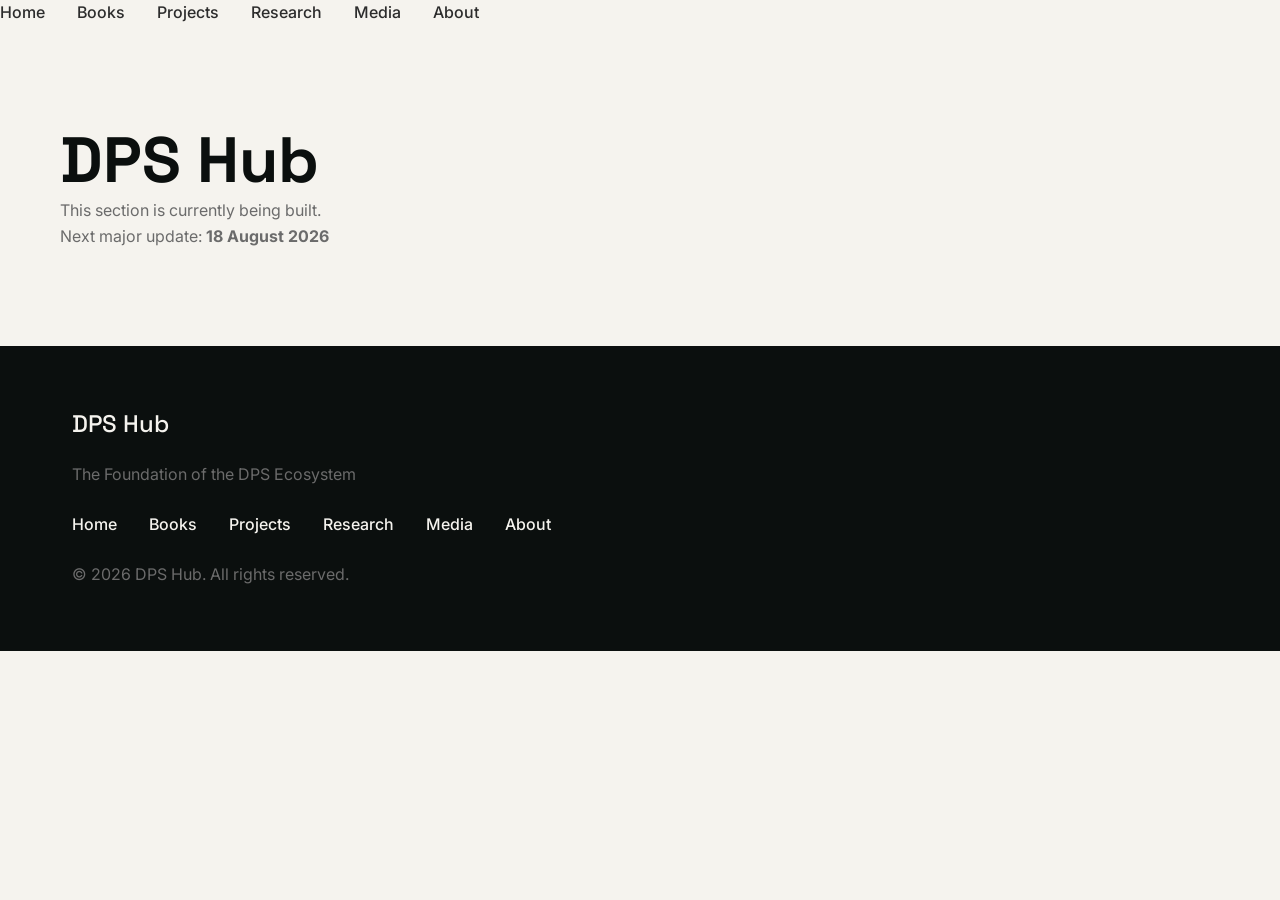
<file: index.html>
<!doctype html>
<html lang="en">

<head>

    <meta charset="UTF-8">

    <meta
        name="viewport"
        content="width=device-width, initial-scale=1.0"
    >

    <title>DPS Hub</title>

    <link
        rel="icon"
        href="./assets/images/logo/favicon.ico"
    >

    <link
        rel="preconnect"
        href="https://fonts.googleapis.com"
    >

    <link
        rel="preconnect"
        href="https://fonts.gstatic.com"
        crossorigin
    >

    <link
        href="https://fonts.googleapis.com/css2?family=Inter:wght@400;500;600;700&family=Space+Grotesk:wght@500;600;700&display=swap"
        rel="stylesheet"
    >

    <link rel="stylesheet" href="./css/variables.css">
    <link rel="stylesheet" href="./css/reset.css">
    <link rel="stylesheet" href="./css/components.css">
    <link rel="stylesheet" href="./css/style.css">
    <link rel="stylesheet" href="./css/responsive.css">

</head>


<body>


    <!-- Header -->

    <header>

        <nav>

            <ul>

                <li>
                    <a href="./index.html">
                        Home
                    </a>
                </li>

                <li>
                    <a href="./pages/books.html">
                        Books
                    </a>
                </li>

                <li>
                    <a href="./pages/projects.html">
                        Projects
                    </a>
                </li>

                <li>
                    <a href="./pages/research.html">
                        Research
                    </a>
                </li>

                <li>
                    <a href="./pages/media.html">
                        Media
                    </a>
                </li>

                <li>
                    <a href="./pages/about.html">
                        About
                    </a>
                </li>

            </ul>

        </nav>

    </header>


    <!-- Main Content -->

    <main>

        <section>

            <div class="section-container">

                <h1>
                    DPS Hub
                </h1>

                <p>
                    This section is currently being built.
                </p>

                <p>
                    Next major update:
                    <strong>18 August 2026</strong>
                </p>

            </div>

        </section>

    </main>


    <!-- Footer -->

    <footer>

        <div class="footer-container">

            <h3>
                DPS Hub
            </h3>

            <p>
                The Foundation of the DPS Ecosystem
            </p>

            <nav>

                <a href="./index.html">Home</a>
                <a href="./pages/books.html">Books</a>
                <a href="./pages/projects.html">Projects</a>
                <a href="./pages/research.html">Research</a>
                <a href="./pages/media.html">Media</a>
                <a href="./pages/about.html">About</a>

            </nav>

            <p>
                © 2026 DPS Hub. All rights reserved.
            </p>

        </div>

    </footer>


</body>

</html>
</file>
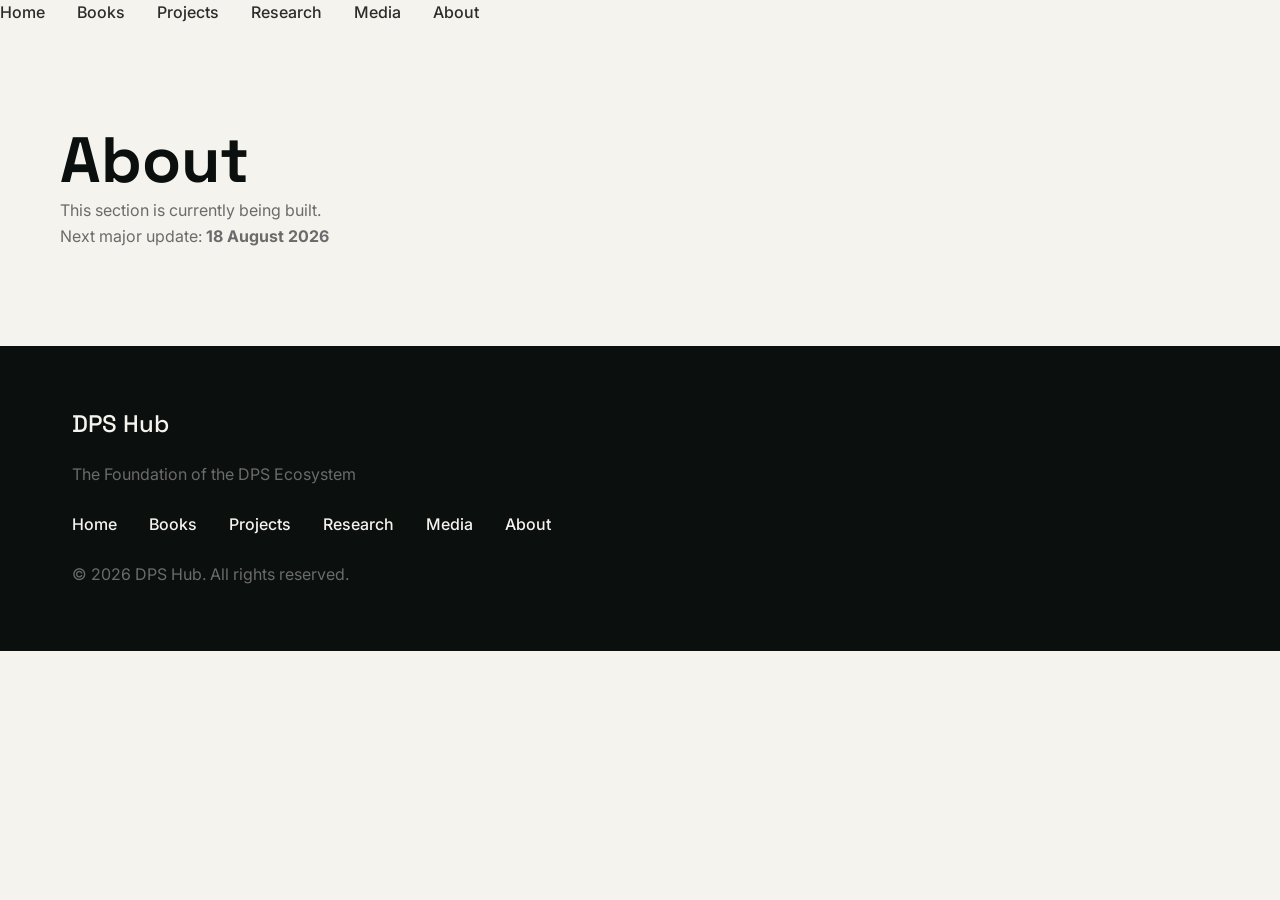
<file: pages/about.html>
<!doctype html>
<html lang="en">

<head>

    <meta charset="UTF-8">

    <meta
        name="viewport"
        content="width=device-width, initial-scale=1.0"
    >

    <title>DPS Hub | About</title>

    <link
        rel="icon"
        href="../assets/images/logo/favicon.ico"
    >

    <link
        rel="preconnect"
        href="https://fonts.googleapis.com"
    >

    <link
        rel="preconnect"
        href="https://fonts.gstatic.com"
        crossorigin
    >

    <link
        href="https://fonts.googleapis.com/css2?family=Inter:wght@400;500;600;700&family=Space+Grotesk:wght@500;600;700&display=swap"
        rel="stylesheet"
    >

    <link rel="stylesheet" href="../css/variables.css">
    <link rel="stylesheet" href="../css/reset.css">
    <link rel="stylesheet" href="../css/components.css">
    <link rel="stylesheet" href="../css/style.css">
    <link rel="stylesheet" href="../css/responsive.css">

</head>


<body>


    <!-- Header -->

    <header>

        <nav>

            <ul>

                <li>
                    <a href="../index.html">
                        Home
                    </a>
                </li>

                <li>
                    <a href="./books.html">
                        Books
                    </a>
                </li>

                <li>
                    <a href="./projects.html">
                        Projects
                    </a>
                </li>

                <li>
                    <a href="./research.html">
                        Research
                    </a>
                </li>

                <li>
                    <a href="./media.html">
                        Media
                    </a>
                </li>

                <li>
                    <a href="./about.html">
                        About
                    </a>
                </li>

            </ul>

        </nav>

    </header>


    <!-- Main Content -->

    <main>

        <section>

            <div class="section-container">

                <h1>
                    About
                </h1>

                <p>
                    This section is currently being built.
                </p>

                <p>
                    Next major update:
                    <strong>18 August 2026</strong>
                </p>

            </div>

        </section>

    </main>


    <!-- Footer -->

    <footer>

        <div class="footer-container">

            <h3>
                DPS Hub
            </h3>

            <p>
                The Foundation of the DPS Ecosystem
            </p>

            <nav>

                <a href="../index.html">Home</a>
                <a href="./books.html">Books</a>
                <a href="./projects.html">Projects</a>
                <a href="./research.html">Research</a>
                <a href="./media.html">Media</a>
                <a href="./about.html">About</a>

            </nav>

            <p>
                © 2026 DPS Hub. All rights reserved.
            </p>

        </div>

    </footer>


</body>

</html>
</file>
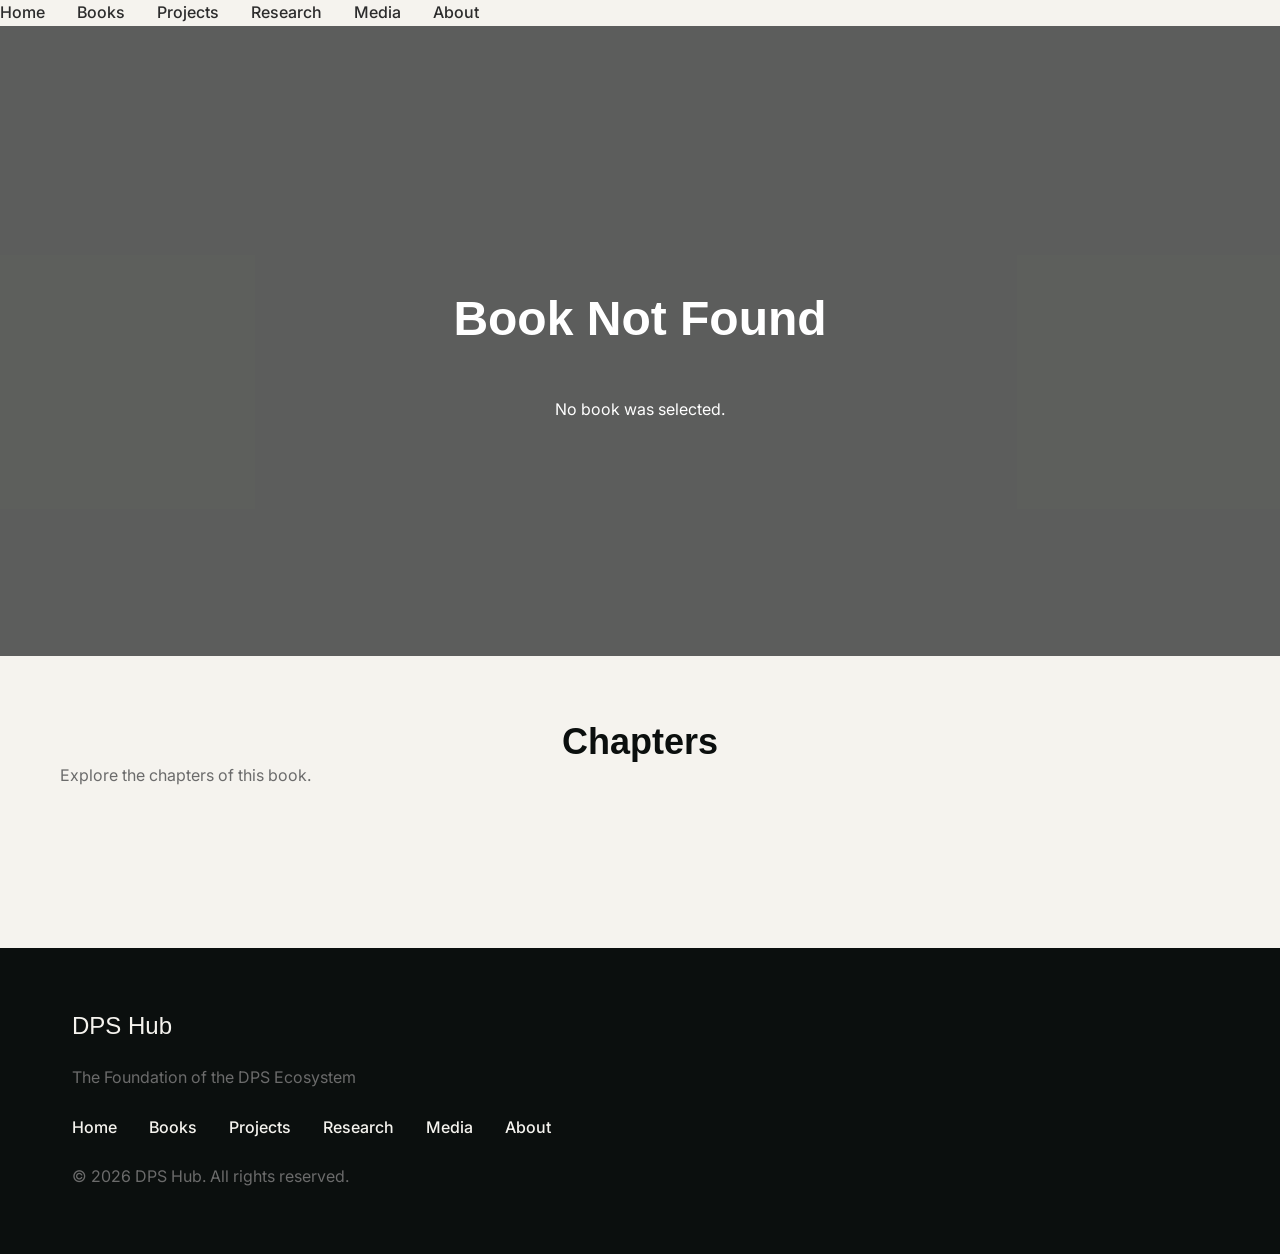
<file: pages/book.html>
<!doctype html>
<html lang="en">

<head>

    <meta charset="UTF-8">

    <meta name="viewport" content="width=device-width, initial-scale=1.0">

    <title>DPS Hub | Book</title>

    <link rel="icon" href="../assets/images/logo/favicon.ico">


    <!-- Google Fonts -->

    <link rel="preconnect" href="https://fonts.googleapis.com">

    <link rel="preconnect" href="https://fonts.gstatic.com" crossorigin>

    <link
        href="https://fonts.googleapis.com/css2?family=Inter:wght@400;500;600;700&display=swap"
        rel="stylesheet">


    <!-- Global CSS -->

    <link rel="stylesheet" href="../css/variables.css">

    <link rel="stylesheet" href="../css/reset.css">

    <link rel="stylesheet" href="../css/components.css">

    <link rel="stylesheet" href="../css/style.css">

    <link rel="stylesheet" href="../css/responsive.css">


    <!-- Book Page CSS -->

    <link rel="stylesheet" href="../css/pages/book.css">

</head>


<body>


    <!-- =========================
         Header
         ========================= -->

    <header>

        <nav>

            <ul>

                <li>
                    <a href="../index.html">
                        Home
                    </a>
                </li>

                <li>
                    <a href="./books.html">
                        Books
                    </a>
                </li>

                <li>
                    <a href="./projects.html">
                        Projects
                    </a>
                </li>

                <li>
                    <a href="./research.html">
                        Research
                    </a>
                </li>

                <li>
                    <a href="./media.html">
                        Media
                    </a>
                </li>

                <li>
                    <a href="./about.html">
                        About
                    </a>
                </li>

            </ul>

        </nav>

    </header>


    <!-- =========================
         Main Content
         ========================= -->

    <main>


        <!-- =========================
             Book Details
             ========================= -->

        <section class="book-page">

            <div
                class="section-container"
                id="book-page-container">

                <!-- Book information will be loaded by book.js -->

            </div>

        </section>


        <!-- =========================
             Chapter Collection
             ========================= -->

        <section class="chapter-selection">

            <div class="section-container">

                <h2>
                    Chapters
                </h2>

                <p>
                    Explore the chapters of this book.
                </p>


                <div
                    class="chapter-grid"
                    id="chapter-container">

                    <!-- Chapters will be loaded by book.js -->

                </div>

            </div>

        </section>


    </main>


    <!-- =========================
         Footer
         ========================= -->

    <footer>

        <div class="footer-container">

            <h3>
                DPS Hub
            </h3>

            <p>
                The Foundation of the DPS Ecosystem
            </p>


            <nav>

                <a href="../index.html">
                    Home
                </a>

                <a href="./books.html">
                    Books
                </a>

                <a href="./projects.html">
                    Projects
                </a>

                <a href="./research.html">
                    Research
                </a>

                <a href="./media.html">
                    Media
                </a>

                <a href="./about.html">
                    About
                </a>

            </nav>


            <p>
                © 2026 DPS Hub. All rights reserved.
            </p>

        </div>

    </footer>


    <!-- Book JavaScript -->

    <script src="../js/pages/book.js"></script>

</body>

</html>
</file>
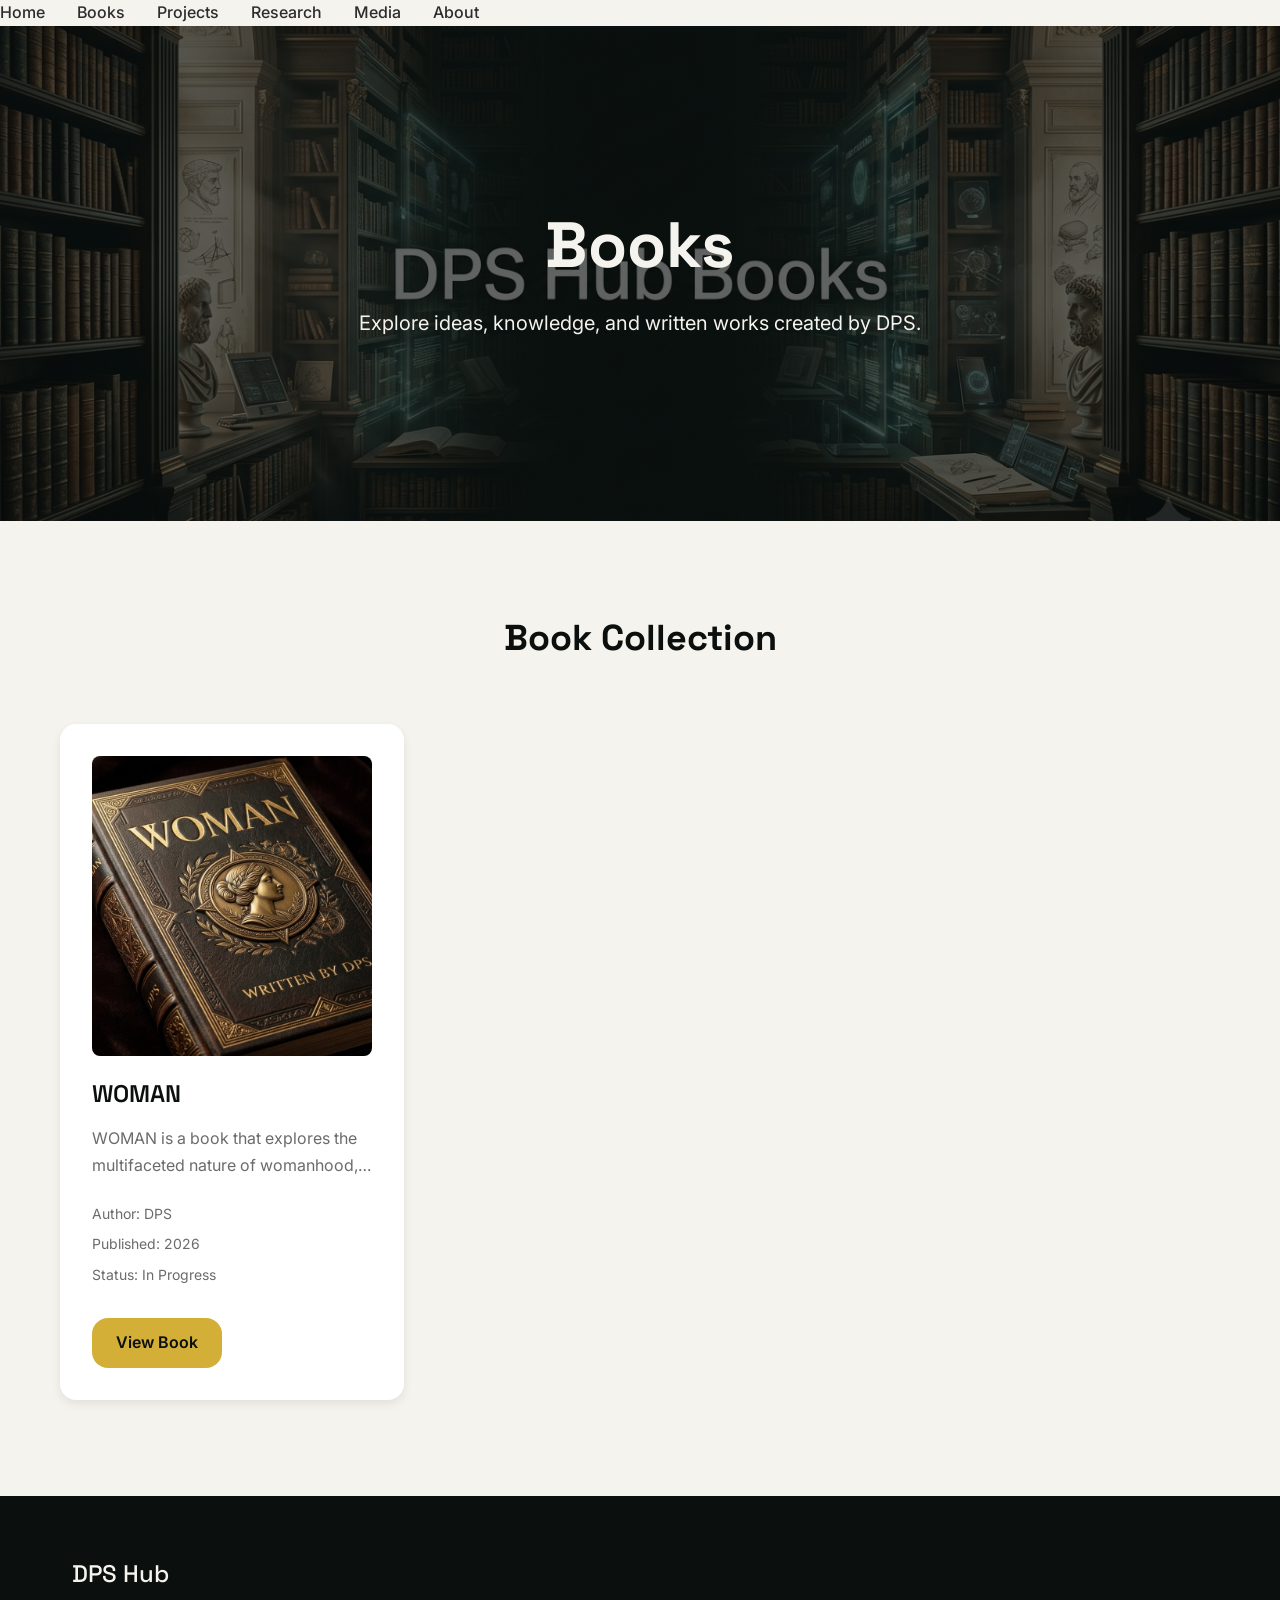
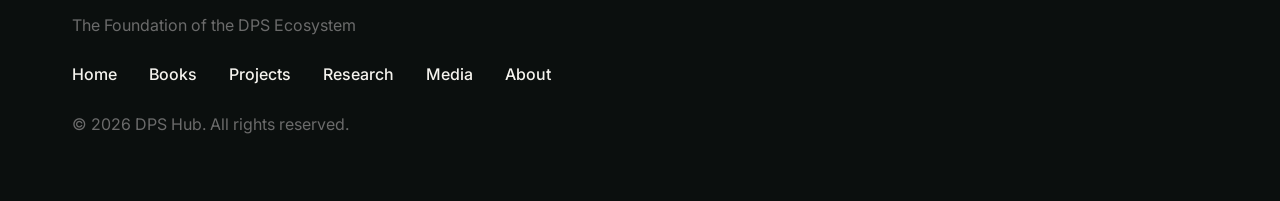
<file: pages/books.html>
<!doctype html>
<html lang="en">

<head>

    <meta charset="UTF-8" />

    <meta name="viewport" content="width=device-width, initial-scale=1.0" />

    <title>DPS Hub | Books</title>


    <link rel="icon" href="../assets/images/logo/favicon.ico" />


    <!-- Google Fonts -->

    <link rel="preconnect" href="https://fonts.googleapis.com" />

    <link rel="preconnect" href="https://fonts.gstatic.com" crossorigin />

    <link
        href="https://fonts.googleapis.com/css2?family=Inter:wght@400;500;600;700&family=Space+Grotesk:wght@500;600;700&display=swap"
        rel="stylesheet" />


    <!-- CSS -->

    <link rel="stylesheet" href="../css/variables.css" />

    <link rel="stylesheet" href="../css/reset.css" />

    <link rel="stylesheet" href="../css/components.css" />

    <link rel="stylesheet" href="../css/style.css" />

    <link rel="stylesheet" href="../css/pages/books.css" />

    <link rel="stylesheet" href="../css/responsive.css" />


</head>



<body>


    <header>

        <nav>

            <ul>

                <li>
                    <a href="../index.html">
                        Home
                    </a>
                </li>


                <li>
                    <a href="./books.html">
                        Books
                    </a>
                </li>


                <li>
                    <a href="./projects.html">
                        Projects
                    </a>
                </li>


                <li>
                    <a href="./research.html">
                        Research
                    </a>
                </li>


                <li>
                    <a href="./media.html">
                        Media
                    </a>
                </li>


                <li>
                    <a href="./about.html">
                        About
                    </a>
                </li>


            </ul>

        </nav>

    </header>





    <main>


        <!-- Books Hero -->

        <section class="books-hero">

            <div class="section-container">

                <h1>
                    Books
                </h1>


                <p>
                    Explore ideas, knowledge, and written works
                    created by DPS.
                </p>

            </div>

        </section>





        <!-- Book Collection -->

        <!-- Book Collection -->

        <section class="books">


            <div class="section-container">


                <h2>
                    Book Collection
                </h2>



                <div class="book-grid" id="book-container">

                    <!-- Books will load here from books.json -->

                </div>


            </div>


        </section>

    </main>






    <footer>


        <div class="footer-container">


            <h3>
                DPS Hub
            </h3>


            <p>
                The Foundation of the DPS Ecosystem
            </p>



            <nav>


                <a href="../index.html">
                    Home
                </a>


                <a href="./books.html">
                    Books
                </a>


                <a href="./projects.html">
                    Projects
                </a>


                <a href="./research.html">
                    Research
                </a>


                <a href="./media.html">
                    Media
                </a>


                <a href="./about.html">
                    About
                </a>


            </nav>



            <p>
                © 2026 DPS Hub. All rights reserved.
            </p>


        </div>


    </footer>

    <script src="../js/pages/books.js"></script>



</body>

</html>
</file>
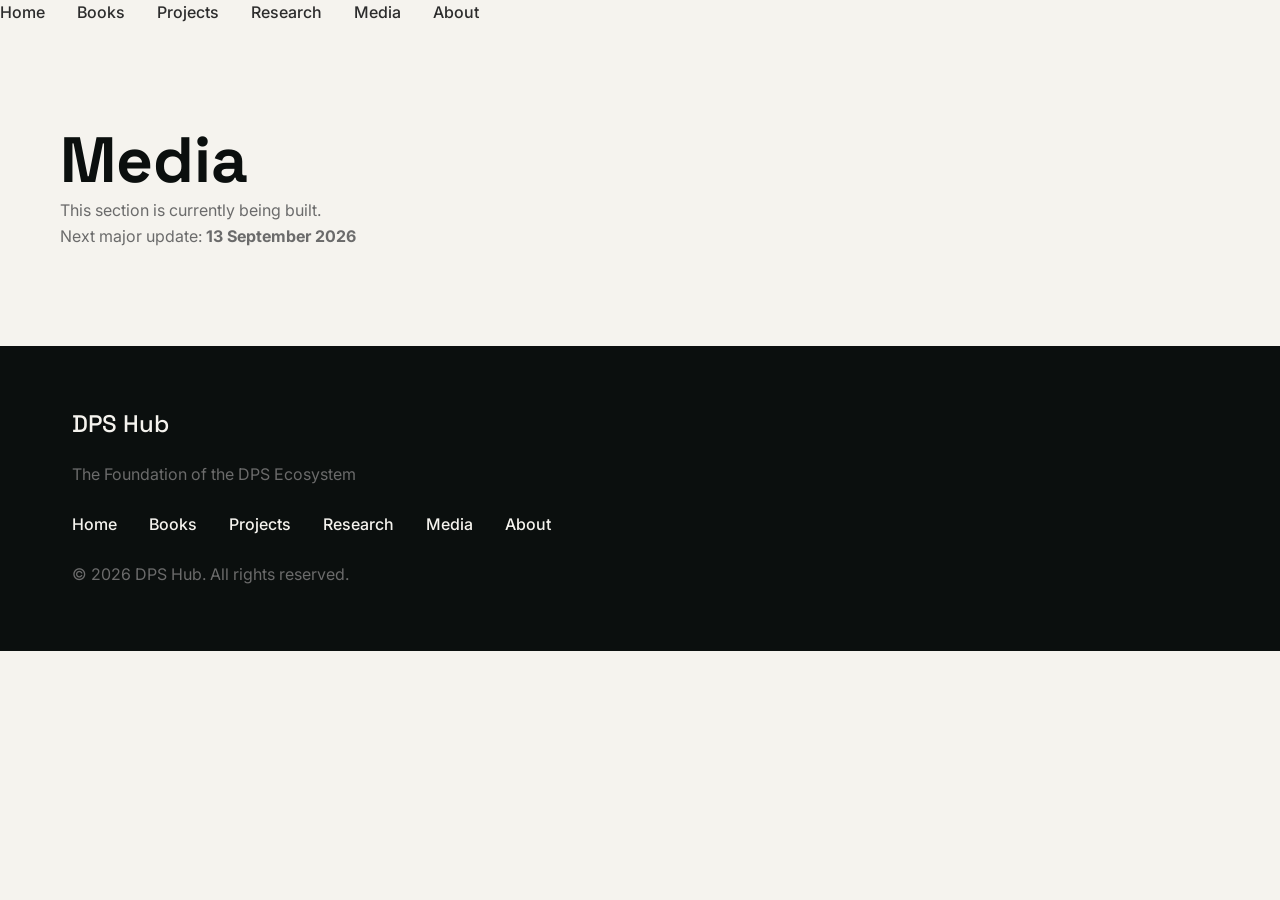
<file: pages/media.html>
<!doctype html>
<html lang="en">

<head>

    <meta charset="UTF-8">

    <meta
        name="viewport"
        content="width=device-width, initial-scale=1.0"
    >

    <title>DPS Hub | Media</title>

    <link
        rel="icon"
        href="../assets/images/logo/favicon.ico"
    >

    <link
        rel="preconnect"
        href="https://fonts.googleapis.com"
    >

    <link
        rel="preconnect"
        href="https://fonts.gstatic.com"
        crossorigin
    >

    <link
        href="https://fonts.googleapis.com/css2?family=Inter:wght@400;500;600;700&family=Space+Grotesk:wght@500;600;700&display=swap"
        rel="stylesheet"
    >

    <link rel="stylesheet" href="../css/variables.css">
    <link rel="stylesheet" href="../css/reset.css">
    <link rel="stylesheet" href="../css/components.css">
    <link rel="stylesheet" href="../css/style.css">
    <link rel="stylesheet" href="../css/responsive.css">

</head>


<body>


    <header>

        <nav>

            <ul>

                <li><a href="../index.html">Home</a></li>
                <li><a href="./books.html">Books</a></li>
                <li><a href="./projects.html">Projects</a></li>
                <li><a href="./research.html">Research</a></li>
                <li><a href="./media.html">Media</a></li>
                <li><a href="./about.html">About</a></li>

            </ul>

        </nav>

    </header>


    <main>

        <section>

            <div class="section-container">

                <h1>
                    Media
                </h1>

                <p>
                    This section is currently being built.
                </p>

                <p>
                    Next major update:
                    <strong>13 September 2026</strong>
                </p>

            </div>

        </section>

    </main>


    <footer>

        <div class="footer-container">

            <h3>DPS Hub</h3>

            <p>
                The Foundation of the DPS Ecosystem
            </p>

            <nav>

                <a href="../index.html">Home</a>
                <a href="./books.html">Books</a>
                <a href="./projects.html">Projects</a>
                <a href="./research.html">Research</a>
                <a href="./media.html">Media</a>
                <a href="./about.html">About</a>

            </nav>

            <p>
                © 2026 DPS Hub. All rights reserved.
            </p>

        </div>

    </footer>


</body>

</html>
</file>
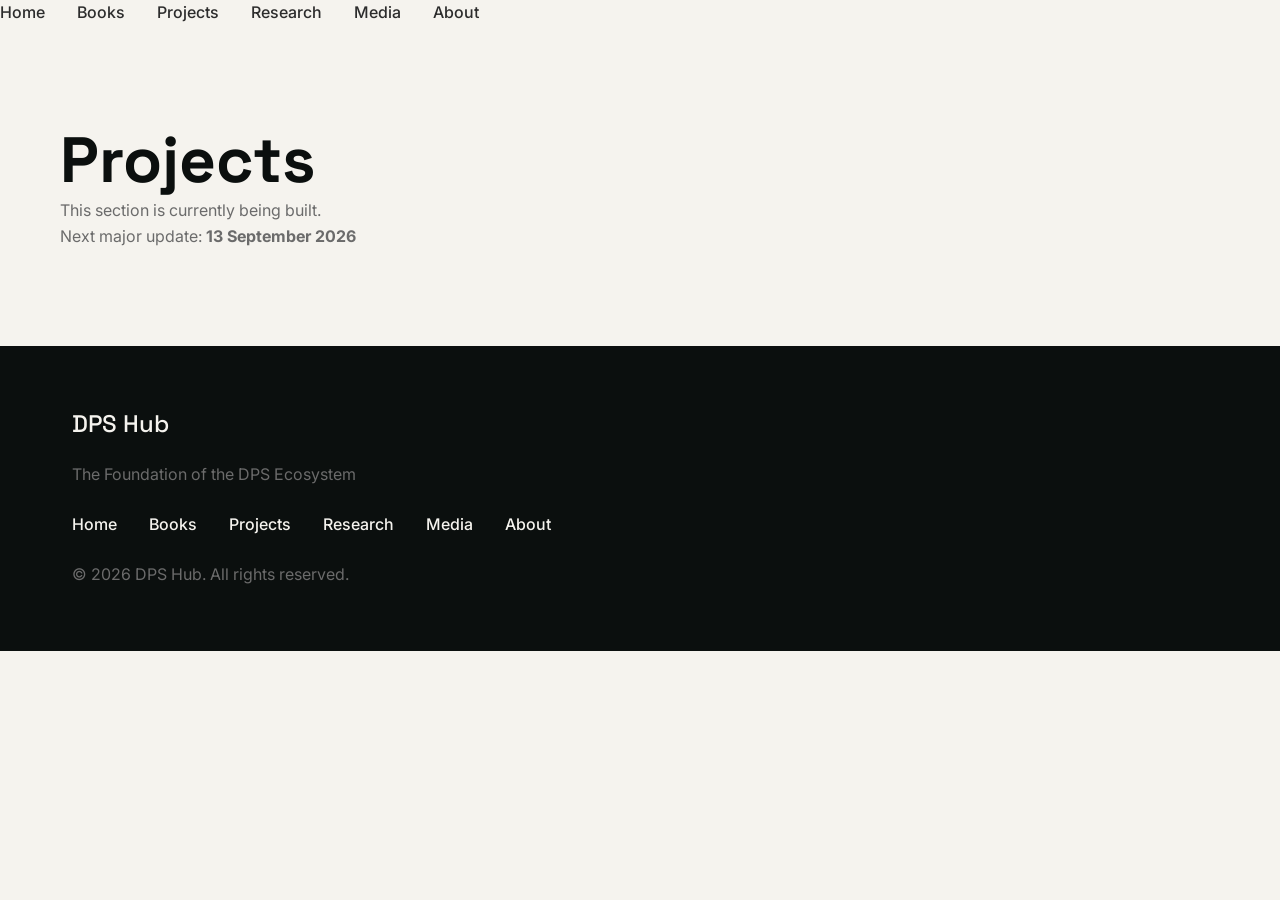
<file: pages/projects.html>
<!doctype html>
<html lang="en">

<head>

    <meta charset="UTF-8">

    <meta
        name="viewport"
        content="width=device-width, initial-scale=1.0"
    >

    <title>DPS Hub | Projects</title>

    <link
        rel="icon"
        href="../assets/images/logo/favicon.ico"
    >


    <!-- Google Fonts -->

    <link
        rel="preconnect"
        href="https://fonts.googleapis.com"
    >

    <link
        rel="preconnect"
        href="https://fonts.gstatic.com"
        crossorigin
    >

    <link
        href="https://fonts.googleapis.com/css2?family=Inter:wght@400;500;600;700&family=Space+Grotesk:wght@500;600;700&display=swap"
        rel="stylesheet"
    >


    <!-- Global CSS -->

    <link
        rel="stylesheet"
        href="../css/variables.css"
    >

    <link
        rel="stylesheet"
        href="../css/reset.css"
    >

    <link
        rel="stylesheet"
        href="../css/components.css"
    >

    <link
        rel="stylesheet"
        href="../css/style.css"
    >

    <link
        rel="stylesheet"
        href="../css/responsive.css"
    >

</head>


<body>


    <!-- Header -->

    <header>

        <nav>

            <ul>

                <li>
                    <a href="../index.html">
                        Home
                    </a>
                </li>

                <li>
                    <a href="./books.html">
                        Books
                    </a>
                </li>

                <li>
                    <a href="./projects.html">
                        Projects
                    </a>
                </li>

                <li>
                    <a href="./research.html">
                        Research
                    </a>
                </li>

                <li>
                    <a href="./media.html">
                        Media
                    </a>
                </li>

                <li>
                    <a href="./about.html">
                        About
                    </a>
                </li>

            </ul>

        </nav>

    </header>


    <!-- Main Content -->

    <main>

        <section>

            <div class="section-container">

                <h1>
                    Projects
                </h1>

                <p>
                    This section is currently being built.
                </p>

                <p>
                    Next major update:
                    <strong>13 September 2026</strong>
                </p>

            </div>

        </section>

    </main>


    <!-- Footer -->

    <footer>

        <div class="footer-container">

            <h3>
                DPS Hub
            </h3>

            <p>
                The Foundation of the DPS Ecosystem
            </p>

            <nav>

                <a href="../index.html">Home</a>
                <a href="./books.html">Books</a>
                <a href="./projects.html">Projects</a>
                <a href="./research.html">Research</a>
                <a href="./media.html">Media</a>
                <a href="./about.html">About</a>

            </nav>

            <p>
                © 2026 DPS Hub. All rights reserved.
            </p>

        </div>

    </footer>


</body>

</html>
</file>
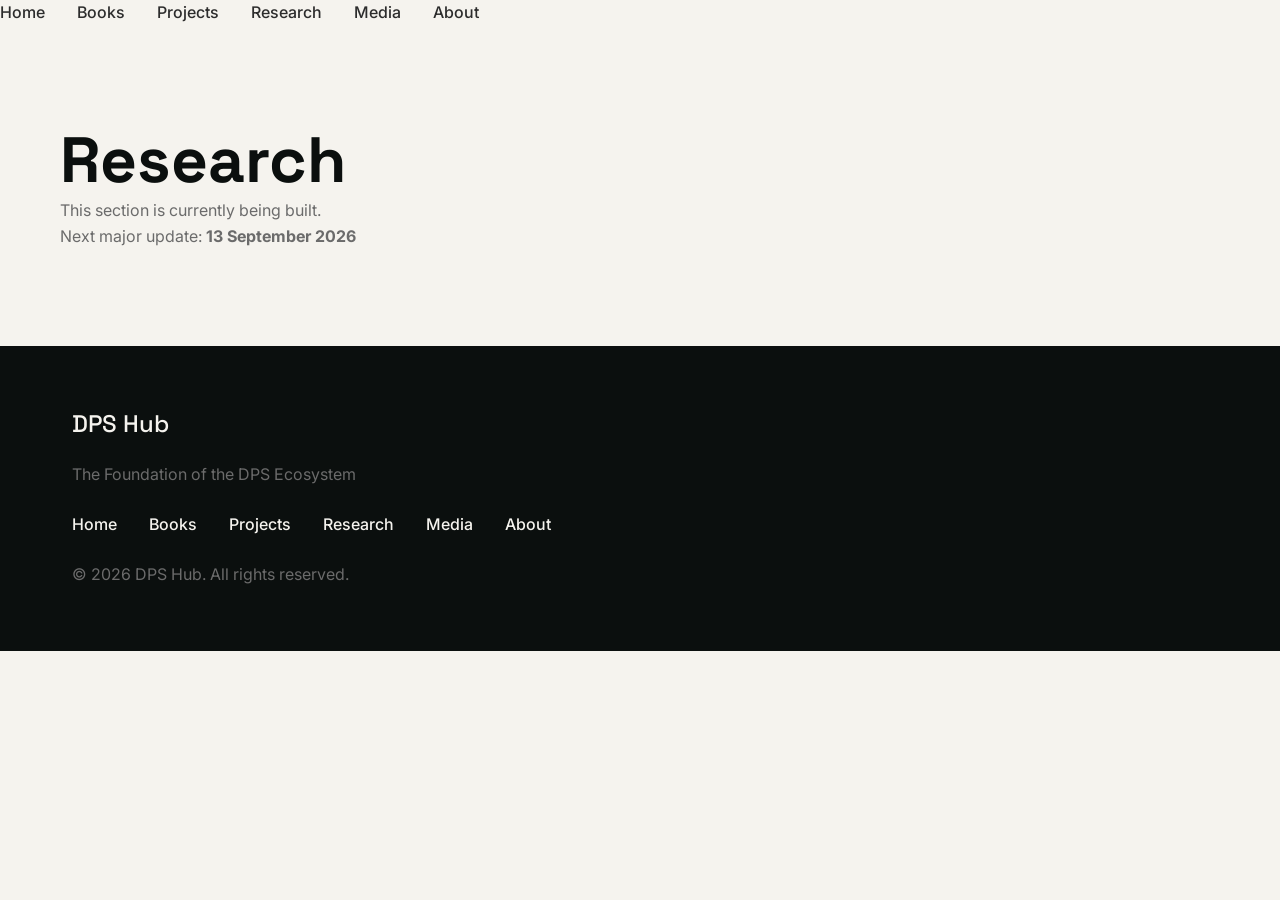
<file: pages/research.html>
<!doctype html>
<html lang="en">

<head>

    <meta charset="UTF-8">

    <meta
        name="viewport"
        content="width=device-width, initial-scale=1.0"
    >

    <title>DPS Hub | Research</title>

    <link
        rel="icon"
        href="../assets/images/logo/favicon.ico"
    >

    <link
        rel="preconnect"
        href="https://fonts.googleapis.com"
    >

    <link
        rel="preconnect"
        href="https://fonts.gstatic.com"
        crossorigin
    >

    <link
        href="https://fonts.googleapis.com/css2?family=Inter:wght@400;500;600;700&family=Space+Grotesk:wght@500;600;700&display=swap"
        rel="stylesheet"
    >

    <link rel="stylesheet" href="../css/variables.css">
    <link rel="stylesheet" href="../css/reset.css">
    <link rel="stylesheet" href="../css/components.css">
    <link rel="stylesheet" href="../css/style.css">
    <link rel="stylesheet" href="../css/responsive.css">

</head>


<body>


    <header>

        <nav>

            <ul>

                <li><a href="../index.html">Home</a></li>
                <li><a href="./books.html">Books</a></li>
                <li><a href="./projects.html">Projects</a></li>
                <li><a href="./research.html">Research</a></li>
                <li><a href="./media.html">Media</a></li>
                <li><a href="./about.html">About</a></li>

            </ul>

        </nav>

    </header>


    <main>

        <section>

            <div class="section-container">

                <h1>
                    Research
                </h1>

                <p>
                    This section is currently being built.
                </p>

                <p>
                    Next major update:
                    <strong>13 September 2026</strong>
                </p>

            </div>

        </section>

    </main>


    <footer>

        <div class="footer-container">

            <h3>DPS Hub</h3>

            <p>
                The Foundation of the DPS Ecosystem
            </p>

            <nav>

                <a href="../index.html">Home</a>
                <a href="./books.html">Books</a>
                <a href="./projects.html">Projects</a>
                <a href="./research.html">Research</a>
                <a href="./media.html">Media</a>
                <a href="./about.html">About</a>

            </nav>

            <p>
                © 2026 DPS Hub. All rights reserved.
            </p>

        </div>

    </footer>


</body>

</html>
</file>
<file: css/variables.css>
/* =========================
   DPS Hub Design Variables
   ========================= */


:root {


    /* =========================
       Brand Colors
       ========================= */


    --color-background: #F5F3EE;
    --color-surface: #FFFFFF;

    --color-primary: #0B0F0E;
    --color-secondary: #1F6B45;

    --color-accent: #D4AF37;

    --color-text: #2C2C2C;
    --color-text-secondary: #6B6B6B;




    /* =========================
       Typography
       ========================= */


    --font-heading: "Space Grotesk", sans-serif;

    --font-body: "Inter", sans-serif;




    /* =========================
       Font Sizes
       ========================= */


    --font-size-hero: 64px;

    --font-size-title: 48px;

    --font-size-section: 36px;

    --font-size-card: 24px;

    --font-size-body: 16px;

    --font-size-small: 14px;




    /* =========================
       Font Weights
       ========================= */


    --weight-regular: 400;

    --weight-medium: 500;

    --weight-semibold: 600;

    --weight-bold: 700;




    /* =========================
       Spacing System
       ========================= */


    --space-xs: 8px;

    --space-sm: 16px;

    --space-md: 24px;

    --space-lg: 32px;

    --space-xl: 64px;

    --space-xxl: 96px;




    /* =========================
       Border Radius
       ========================= */


    --radius-small: 8px;

    --radius-medium: 16px;

    --radius-large: 24px;




    /* =========================
       Shadows
       ========================= */


    --shadow-small: 0 4px 10px rgba(0,0,0,0.08);

    --shadow-medium: 0 8px 20px rgba(0,0,0,0.12);




    /* =========================
       Transitions
       ========================= */


    --transition-fast: 0.2s ease;

    --transition-normal: 0.3s ease;


}
</file>
<file: css/components.css>
/* =========================
   DPS Hub Components
   ========================= */


/* =========================
   Buttons
   ========================= */


.btn {

    display: inline-block;

    padding: 12px 24px;

    border-radius: var(--radius-medium);

    font-weight: var(--weight-semibold);

    transition: var(--transition-normal);

}





.primary-btn {

    background-color: var(--color-accent);

    color: var(--color-primary);

}





.primary-btn:hover {

    opacity: 0.85;

}





.secondary-btn {

    border: 2px solid var(--color-background);

    color: var(--color-background);

    background: transparent;

}




.secondary-btn:hover {

    background-color: var(--color-background);

    color: var(--color-primary);

}




/* =========================
   Navbar
   ========================= */


header {

    width: 100%;

}





header nav {

    display: flex;

    justify-content: space-between;

    align-items: center;

}





header ul {

    display: flex;

    gap: var(--space-lg);

}





header a {

    color: var(--color-text);

    font-weight: var(--weight-medium);

}





header a:hover {

    color: var(--color-accent);

}




/* =========================
   Footer
   ========================= */


footer {

    background-color: var(--color-primary);

    color: var(--color-background);

    padding: var(--space-xl) 0;

}





.footer-container {

    max-width: 1200px;

    margin: 0 auto;

    padding: 0 var(--space-lg);

    display: flex;

    flex-direction: column;

    gap: var(--space-md);

}





.footer-container h3 {

    color: var(--color-background);

}





.footer-container p {

    color: var(--color-text-secondary);

}





/* Footer Navigation */

.footer-container nav {

    display: flex;

    gap: var(--space-lg);

    flex-wrap: wrap;

}





.footer-container nav a {

    color: var(--color-background);

    font-weight: var(--weight-medium);

    transition: var(--transition-fast);

}





.footer-container nav a:hover {

    color: var(--color-accent);

    transform: translateY(-2px);

}
</file>
<file: css/style.css>
/* =========================
   DPS Hub Global Styles
   ========================= */


/* Body */

body {

    background-color: var(--color-background);

    color: var(--color-text);

    font-family: var(--font-body);

    font-size: var(--font-size-body);

    line-height: 1.6;

}





/* Headings */

h1,
h2,
h3 {

    font-family: var(--font-heading);

    color: var(--color-primary);

    line-height: 1.2;

}





h1 {

    font-size: var(--font-size-hero);

    font-weight: var(--weight-bold);

}





h2 {

    font-size: var(--font-size-section);

    font-weight: var(--weight-semibold);

}





h3 {

    font-size: var(--font-size-card);

    font-weight: var(--weight-medium);

}





/* Paragraphs */

p {

    color: var(--color-text-secondary);

}





/* Main Container */

.section-container {

    width: 100%;

    max-width: 1400px;

    margin: 0 auto;

    padding-left: 60px;

    padding-right: 60px;

}



/* Sections */

section {

    padding: var(--space-xxl) 0;

}
</file>
<file: css/responsive.css>
/* =========================
   DPS Hub Responsive Design
   ========================= */


/* =========================
   Large Tablet / Small Laptop
   901px - 1200px
   ========================= */


@media (max-width: 1200px) {


    .section-container {

        max-width: 100%;

    }


    h1 {

        font-size: 56px;

    }


    .hero {

        gap: var(--space-lg);

    }


}





/* =========================
   Tablet
   601px - 900px
   ========================= */


@media (max-width: 900px) {


    h1 {

        font-size: 48px;

    }



    h2 {

        font-size: 32px;

    }



    .hero {

        flex-direction: column;

        text-align: center;

    }



    .hero-content {

        width: 100%;

    }



    .hero-image {

        width: 80%;

        margin: 0 auto;

    }



    .hero-buttons {

        justify-content: center;

    }



    header ul {

        gap: var(--space-md);

    }



}





/* =========================
   Mobile
   Below 600px
   ========================= */


@media (max-width: 600px) {


    h1 {

        font-size: 36px;

    }



    h2 {

        font-size: 28px;

    }



    .section-container {

        padding: 0 var(--space-md);

    }



    header ul {

        flex-direction: column;

        align-items: center;

    }



    .hero-buttons {

        flex-direction: column;

        align-items: center;

        width: 100%;

    }



    .btn {

        width: 100%;

        text-align: center;

    }



    .hero-image {

        width: 100%;

    }



    footer nav {

        flex-direction: column;

        gap: var(--space-sm);

    }



}
</file>
<file: css/pages/book.css>
/* =========================
   DPS Hub — Individual Book
   ========================= */


/* =========================
   Book Information
   ========================= */

.book-page {

    padding-top: var(--space-xxl);

    padding-bottom: var(--space-xl);

}


.book-page .section-container {

    display: grid;

    grid-template-columns: 280px 1fr;

    gap: var(--space-xl);

    align-items: start;

}


/* =========================
   Book Cover
   ========================= */

.book-page img {

    width: 100%;

    max-width: 280px;

    height: 400px;

    object-fit: contain;

    display: block;

    border-radius: var(--radius-small);

    box-shadow: var(--shadow-medium);

}


/* =========================
   Book Title
   ========================= */

.book-page h1 {

    font-family: var(--font-heading);

    font-size: var(--font-size-title);

    font-weight: var(--weight-bold);

    color: var(--color-primary);

}


/* =========================
   Book Description
   ========================= */

.book-page p {

    max-width: 750px;

    margin-top: var(--space-md);

    color: var(--color-text-secondary);

    font-size: var(--font-size-body);

    line-height: 1.8;

}


/* =========================
   Book Information
   ========================= */

.book-page .book-info {

    display: flex;

    flex-direction: column;

    gap: var(--space-xs);

    margin-top: var(--space-lg);

}


.book-page .book-info span {

    color: var(--color-text-secondary);

    font-size: var(--font-size-small);

}


/* =========================
   Chapter Section
   ========================= */

.chapter-selection {

    padding-top: var(--space-xl);

    padding-bottom: var(--space-xxl);

}


.chapter-selection h2 {

    font-family: var(--font-heading);

    font-size: var(--font-size-section);

    font-weight: var(--weight-bold);

    color: var(--color-primary);

    text-align: center;

}


/* =========================
   Chapter Container
   ========================= */

#chapter-container {

    display: grid;

    grid-template-columns:
        repeat(3, minmax(0, 1fr));

    gap: var(--space-lg);

    margin-top: var(--space-xl);

}


/* =========================
   Chapter Card
   ========================= */

.chapter-card {

    display: flex;

    flex-direction: column;

    padding: var(--space-lg);

    background-color: var(--color-surface);

    border-radius: var(--radius-medium);

    box-shadow: var(--shadow-small);

    transition:
        transform var(--transition-normal),
        background-color var(--transition-normal),
        box-shadow var(--transition-normal);

}


.chapter-card:hover {

    transform: translateY(-6px);

    background-color: #E8F3FF;

    box-shadow: var(--shadow-medium);

}


/* =========================
   Chapter Number
   ========================= */

.chapter-card h3 {

    font-family: var(--font-heading);

    font-size: var(--font-size-card);

    color: var(--color-primary);

}


/* =========================
   Chapter Title
   ========================= */

.chapter-card p {

    margin-top: var(--space-sm);

    color: var(--color-text-secondary);

    line-height: 1.6;

}


/* =========================
   Chapter Pages
   ========================= */

.chapter-card .chapter-pages {

    margin-top: var(--space-sm);

    color: var(--color-text-secondary);

    font-size: var(--font-size-small);

}


/* =========================
   Download Button
   ========================= */

.chapter-card .btn {

    align-self: flex-start;

    margin-top: var(--space-lg);

}


/* =========================
   Download Button Hover
   ========================= */

.chapter-card .primary-btn {

    transition: var(--transition-fast);

}


.chapter-card .primary-btn:hover {

    background-color: var(--color-secondary);

    color: var(--color-surface);

}


/* =========================
   Responsive — Tablet
   ========================= */

@media (max-width: 900px) {

.book-page .section-container {
    width: 100%;
    max-width: 100%;
    display: flex;
    flex-direction: column;
    align-items: center;
    gap: var(--space-lg);
}

    .book-page img {

        height: 320px;

    }


    #chapter-container {

        grid-template-columns:
            repeat(2, minmax(0, 1fr));

    }

}


/* =========================
   Responsive — Mobile
   ========================= */

@media (max-width: 600px) {

    .book-page {

        padding-top: var(--space-xl);

    }


    .book-page .section-container {

        grid-template-columns: 1fr;

        text-align: center;

    }


    .book-page img {

        margin: 0 auto;

        max-width: 220px;

        height: 320px;

    }


    .book-page h1 {

        font-size: 38px;

    }


    .book-page p {

        margin-left: auto;

        margin-right: auto;

    }


    .book-page .book-info {

        align-items: center;

    }


    #chapter-container {

        grid-template-columns: 1fr;

    }

}

/* =========================
   Book Hero
   ========================= */

.book-page {

    min-height: 70vh;

    position: relative;

    display: flex;

    align-items: center;

    justify-content: center;

    overflow: hidden;

    background-size: cover;

    background-position: center;

    background-repeat: no-repeat;

}


/* Dark overlay */

.book-page::before {

    content: "";

    position: absolute;

    inset: 0;

    background: rgba(11, 15, 14, 0.65);

}


/* Content */

.book-page .section-container {

    position: relative;

    z-index: 1;

    width: 100%;

    max-width: 100%;

    text-align: center;

    display: flex;

    flex-direction: column;

    align-items: center;

    gap: var(--space-md);

}


/* Book cover */

.book-page img {

    width: 220px;

    height: 320px;

    object-fit: contain;

    border-radius: var(--radius-small);

    box-shadow: var(--shadow-medium);

}


/* Title */

.book-page h1 {

    color: var(--color-surface);

    font-size: var(--font-size-title);

}


/* Description */

.book-page p {

    max-width: 750px;

    color: var(--color-surface);

    line-height: 1.7;

}


/* Book information */

.book-page .book-info {

    display: flex;

    justify-content: center;

    gap: var(--space-md);

    flex-wrap: wrap;

}

.book-page .book-info span {

    color: var(--color-surface);

}
</file>
<file: css/pages/books.css>
/* =========================
   DPS Hub — Books Page
   ========================= */


/* =========================
   Books Hero
   ========================= */

.books-hero {

    min-height: 55vh;

    display: flex;

    align-items: center;

    justify-content: center;

    text-align: center;

    background-image:
        linear-gradient(
            rgba(11, 15, 14, 0.65),
            rgba(11, 15, 14, 0.65)
        ),
        url("../../assets/images/banners/books-banner.png");

    background-size: cover;

    background-position: center;

    background-repeat: no-repeat;

}


.books-hero .section-container {

    max-width: 900px;

}


.books-hero h1 {

    color: var(--color-background);

    font-family: var(--font-heading);

    font-size: var(--font-size-hero);

    font-weight: var(--weight-bold);

}


.books-hero p {

    max-width: 700px;

    margin: var(--space-md) auto 0;

    color: var(--color-background);

    font-family: var(--font-body);

    font-size: 20px;

    line-height: 1.6;

}


/* =========================
   Book Collection
   ========================= */

.books {

    padding-top: var(--space-xxl);

    padding-bottom: var(--space-xxl);

}


.books h2 {

    text-align: center;

    font-family: var(--font-heading);

    font-size: var(--font-size-section);

    font-weight: var(--weight-bold);

    color: var(--color-primary);

}


/* =========================
   Book Grid
   ========================= */

.book-grid {

    display: grid;

    grid-template-columns:
        repeat(3, minmax(0, 1fr));

    gap: var(--space-xl);

    margin-top: var(--space-xl);

}


/* =========================
   Book Card
   ========================= */

.book-card {

    display: flex;

    flex-direction: column;

    background-color: var(--color-surface);

    padding: var(--space-lg);

    border-radius: var(--radius-medium);

    box-shadow: var(--shadow-small);

    overflow: hidden;

    transition: var(--transition-normal);

}


.book-card:hover {

    transform: translateY(-8px);
    
    background-color: #DCEEFF;

    box-shadow: var(--shadow-medium);

}


/* =========================
   Book Cover
   ========================= */
.book-card img {

    width: 100%;

    height: 300px;

    object-fit: cover;

    border-radius: var(--radius-small);

    display: block;

}
/* =========================
   Book Title
   ========================= */

.book-card h3 {

    margin-top: var(--space-md);

    font-family: var(--font-heading);

    font-size: var(--font-size-card);

    font-weight: var(--weight-semibold);

    color: var(--color-primary);

}

/* =========================
   Open Book Button
   ========================= */

.book-card .primary-btn {

    transition: var(--transition-fast);

}


.book-card .primary-btn:hover {

    background-color: var(--color-secondary);

    color: var(--color-surface);

}


/* =========================
   Description
   ========================= */

.book-card p {

    margin-top: var(--space-sm);

    color: var(--color-text-secondary);

    font-family: var(--font-body);

    font-size: var(--font-size-body);

    line-height: 1.7;

    display: -webkit-box;

    -webkit-box-orient: vertical;

    -webkit-line-clamp: 2;

    overflow: hidden;

}


/* =========================
   Book Information
   ========================= */

.book-info {

    display: flex;

    flex-direction: column;

    gap: var(--space-xs);

    margin-top: var(--space-md);

}


.book-info span {

    color: var(--color-text-secondary);

    font-size: var(--font-size-small);

}


/* =========================
   Open Book Button
   ========================= */

.book-card .btn {

    align-self: flex-start;

    margin-top: auto;

    margin-top: var(--space-lg);

}


/* =========================
   Responsive — Tablet
   ========================= */

@media (max-width: 900px) {

    .book-grid {

        grid-template-columns:
            repeat(2, minmax(0, 1fr));

    }


    .books-hero h1 {

        font-size: 52px;

    }

}

.book-card {

    transition:
        transform var(--transition-normal),
        background-color var(--transition-normal),
        box-shadow var(--transition-normal);

}

.book-card:hover img {

    transform: scale(1.02);

}


/* =========================
   Responsive — Mobile
   ========================= */

@media (max-width: 600px) {

    .books {

        padding-top: var(--space-xl);

        padding-bottom: var(--space-xl);

    }


    .book-grid {

        grid-template-columns: 1fr;

        gap: var(--space-lg);

    }


    .books-hero {

        min-height: 45vh;

    }


    .books-hero h1 {

        font-size: 42px;

    }


    .books-hero p {

        font-size: 16px;

    }


    .books h2 {

        font-size: 30px;

    }


    .book-card img {

        height: 360px;

    }

}
</file>
